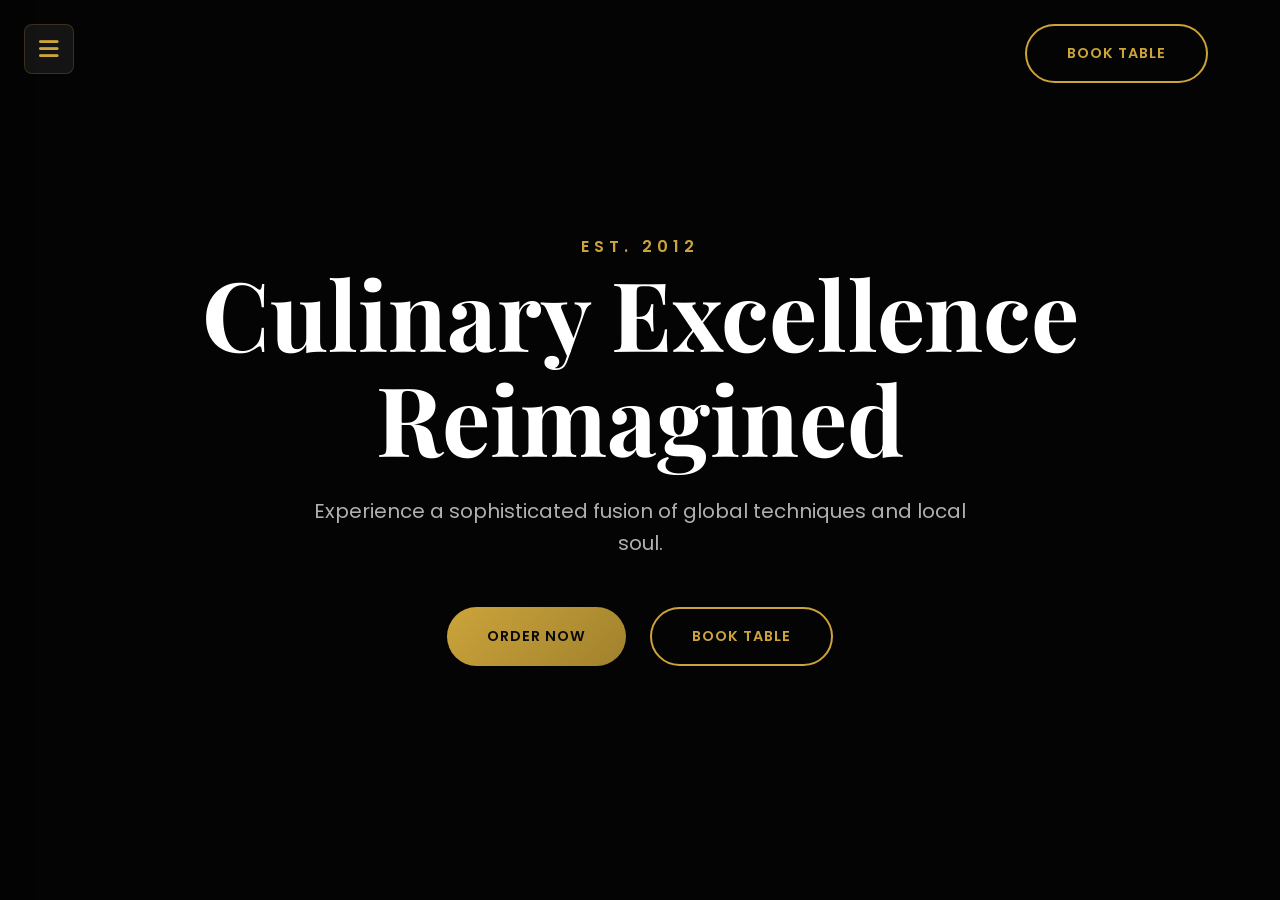
<file: index.html>
<!-- MULTIPAGE_VERSION_FINAL -->
<!DOCTYPE html>
<html lang="en">
<head>
    <meta charset="UTF-8">
    <meta name="viewport" content="width=device-width, initial-scale=1.0">
    <title>Urban Bites | Premium Gourmet Dining NY</title>
    <link rel="stylesheet" href="css/main.css">
    <link rel="stylesheet" href="css/sidebar.css">
    <link rel="stylesheet" href="https://cdnjs.cloudflare.com/ajax/libs/font-awesome/6.4.0/css/all.min.css">
</head>
<body>
    <button class="sidebar-toggle" aria-label="Toggle Menu">
        <i class="fas fa-bars"></i>
    </button>
    <div class="sidebar-overlay"></div>
    <nav class="sidebar">
        <div class="sidebar-logo">
            <span class="logo">URBAN BITES</span>
        </div>
        <ul class="sidebar-menu">
            <li class="sidebar-item"><a href="index.html" class="sidebar-link active"><i class="fas fa-home"></i> Home</a></li>
            <li class="sidebar-item"><a href="pages/menu.html" class="sidebar-link"><i class="fas fa-utensils"></i> Menu</a></li>
            <li class="sidebar-item"><a href="pages/services.html" class="sidebar-link"><i class="fas fa-concierge-bell"></i> Services</a></li>
            <li class="sidebar-item"><a href="pages/contact.html" class="sidebar-link"><i class="fas fa-paper-plane"></i> Contact</a></li>
            <li class="sidebar-item"><a href="pages/timings.html" class="sidebar-link"><i class="fas fa-clock"></i> Timings</a></li>
        </ul>
    </nav>

    <header class="header">
        <div class="container nav" style="justify-content: flex-end;">
            <a href="pages/contact.html" class="btn btn-outline">Book Table</a>
        </div>
    </header>

    <main>
        <section id="home" class="hero">
            <div class="container">
                <div class="hero-content reveal">
                    <span class="text-gold" style="letter-spacing: 5px; font-weight: 600; text-transform: uppercase;">Est. 2012</span>
                    <h1>Culinary Excellence <br> Reimagined</h1>
                    <p>Experience a sophisticated fusion of global techniques and local soul.</p>
                    <div class="hero-btns">
                        <a href="pages/menu.html" class="btn btn-primary">Order Now</a>
                        <a href="pages/contact.html" class="btn btn-outline">Book Table</a>
                    </div>
                </div>
            </div>
        </section>
    </main>

    <script src="js/main.js"></script>
    <script src="js/sidebar.js"></script>
</body>
</html>
</file>
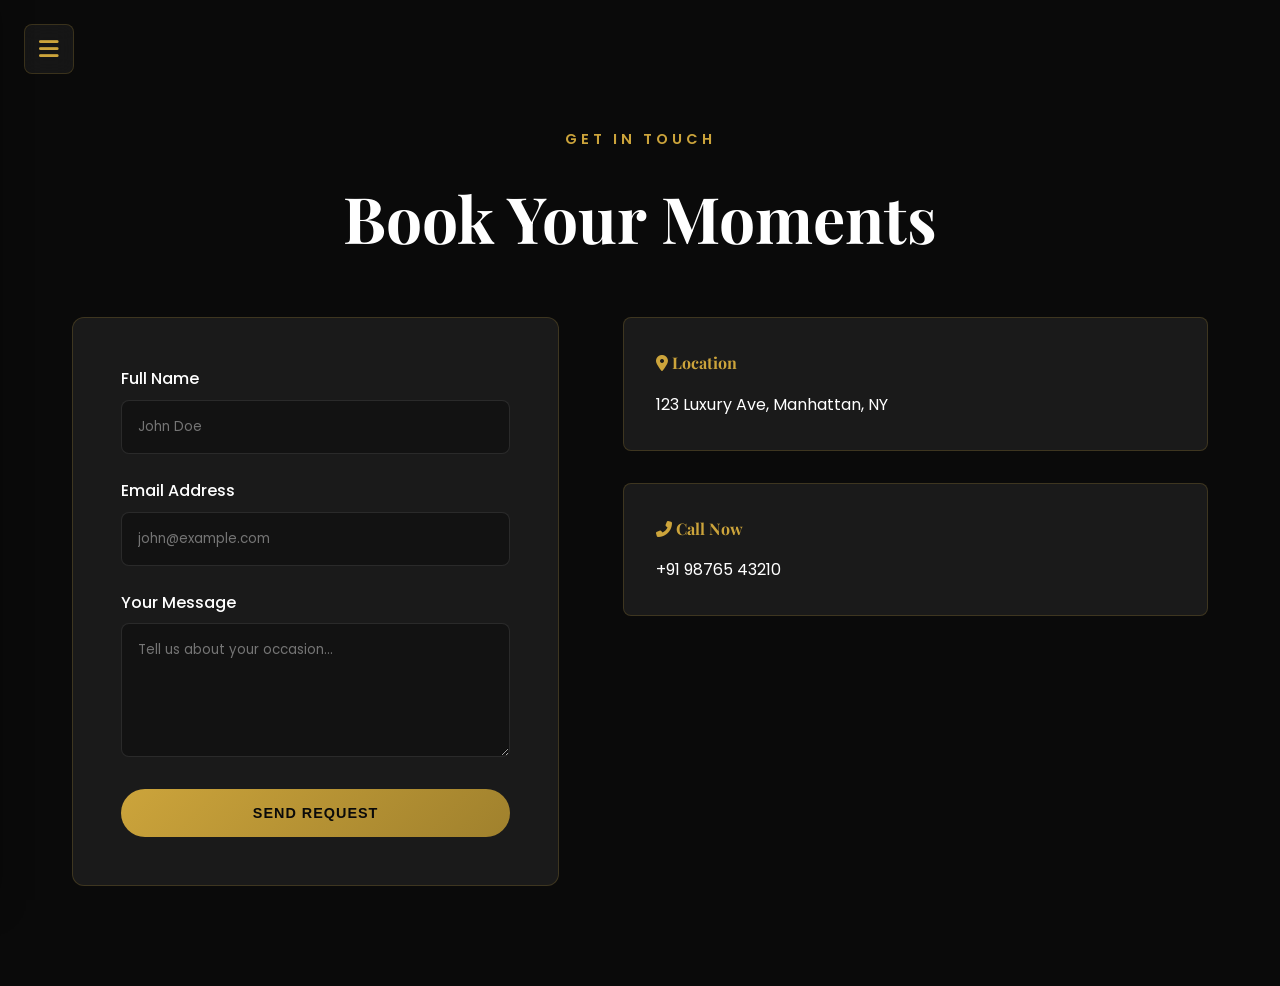
<file: pages/contact.html>
<!DOCTYPE html>
<html lang="en">
<head>
    <meta charset="UTF-8">
    <meta name="viewport" content="width=device-width, initial-scale=1.0">
    <title>Contact | Urban Bites</title>
    <link rel="stylesheet" href="../css/main.css">
    <link rel="stylesheet" href="../css/sidebar.css">
    <link rel="stylesheet" href="https://cdnjs.cloudflare.com/ajax/libs/font-awesome/6.4.0/css/all.min.css">
</head>
<body>
    <button class="sidebar-toggle" aria-label="Toggle Menu">
        <i class="fas fa-bars"></i>
    </button>
    <div class="sidebar-overlay"></div>
    <nav class="sidebar">
        <div class="sidebar-logo">
            <span class="logo">URBAN BITES</span>
        </div>
        <ul class="sidebar-menu">
            <li class="sidebar-item"><a href="../index.html" class="sidebar-link"><i class="fas fa-home"></i> Home</a></li>
            <li class="sidebar-item"><a href="menu.html" class="sidebar-link"><i class="fas fa-utensils"></i> Menu</a></li>
            <li class="sidebar-item"><a href="services.html" class="sidebar-link"><i class="fas fa-concierge-bell"></i> Services</a></li>
            <li class="sidebar-item"><a href="contact.html" class="sidebar-link active"><i class="fas fa-paper-plane"></i> Contact</a></li>
            <li class="sidebar-item"><a href="timings.html" class="sidebar-link"><i class="fas fa-clock"></i> Timings</a></li>
        </ul>
    </nav>

    <main class="section" style="padding-top: 8rem;">
        <div class="container">
            <div class="section-header">
                <span>Get in Touch</span>
                <h2>Book Your Moments</h2>
            </div>
            <div class="contact-container">
                <div class="contact-form">
                    <form id="reservation-form">
                        <div class="form-group">
                            <label>Full Name</label>
                            <input type="text" placeholder="John Doe" required>
                        </div>
                        <div class="form-group">
                            <label>Email Address</label>
                            <input type="email" placeholder="john@example.com" required>
                        </div>
                        <div class="form-group">
                            <label>Your Message</label>
                            <textarea rows="5" placeholder="Tell us about your occasion..."></textarea>
                        </div>
                        <button type="submit" class="btn btn-primary" style="width: 100%;">Send Request</button>
                    </form>
                </div>
                <div class="contact-info-list" style="display: flex; flex-direction: column; gap: 2rem;">
                    <div class="info-item-box" style="background: var(--bg-card); padding: 2rem; border-radius: 8px; border: var(--border-gold);">
                        <h4 style="color: var(--primary); margin-bottom: 1rem;"><i class="fas fa-map-marker-alt"></i> Location</h4>
                        <p>123 Luxury Ave, Manhattan, NY</p>
                    </div>
                    <div class="info-item-box" style="background: var(--bg-card); padding: 2rem; border-radius: 8px; border: var(--border-gold);">
                        <h4 style="color: var(--primary); margin-bottom: 1rem;"><i class="fas fa-phone-alt"></i> Call Now</h4>
                        <p><a href="tel:+919876543210" style="color: white;">+91 98765 43210</a></p>
                    </div>
                </div>
            </div>
        </div>
    </main>

    <script src="../js/main.js"></script>
    <script src="../js/sidebar.js"></script>
</body>
</html>
</file>
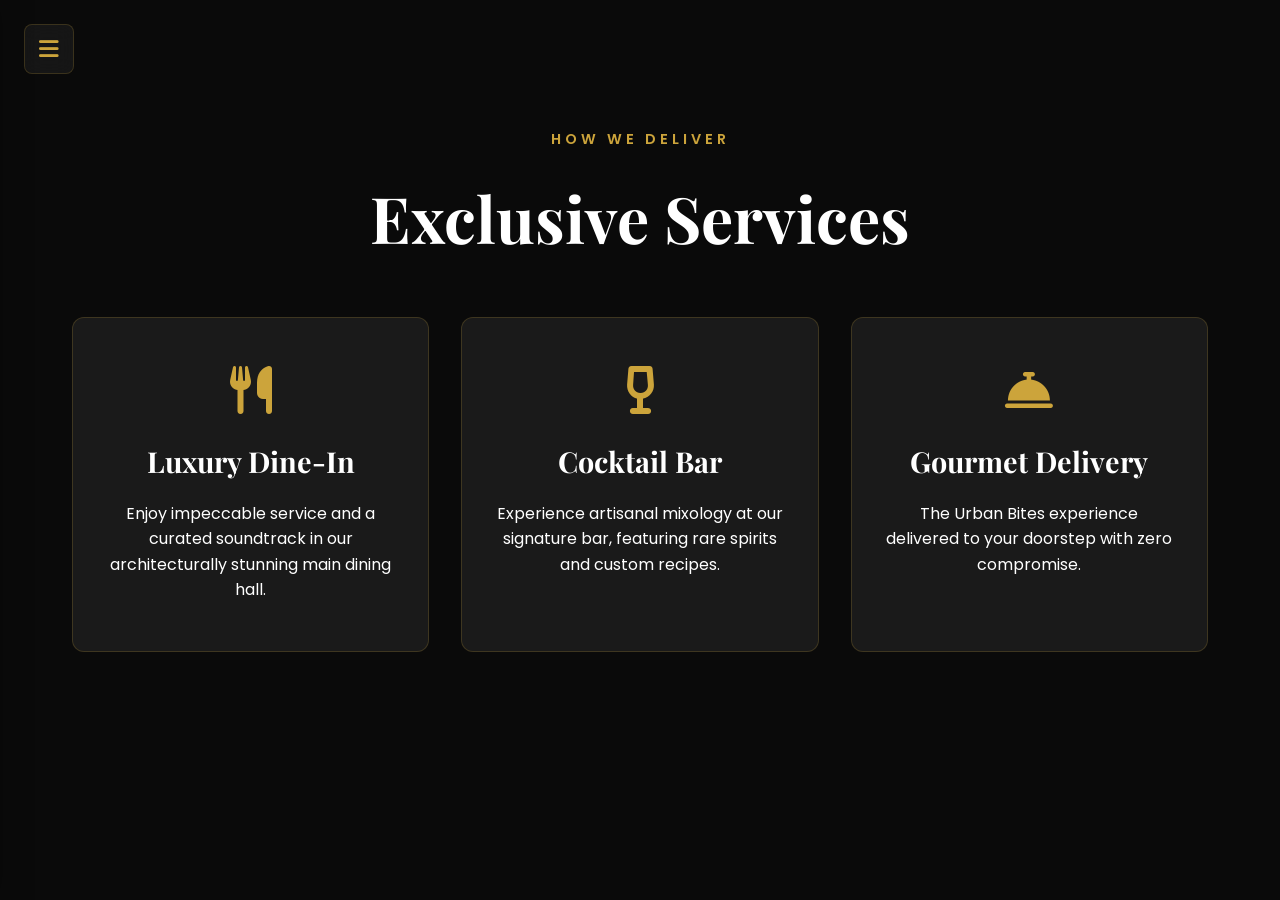
<file: pages/services.html>
<!DOCTYPE html>
<html lang="en">
<head>
    <meta charset="UTF-8">
    <meta name="viewport" content="width=device-width, initial-scale=1.0">
    <title>Services | Urban Bites</title>
    <link rel="stylesheet" href="../css/main.css">
    <link rel="stylesheet" href="../css/sidebar.css">
    <link rel="stylesheet" href="https://cdnjs.cloudflare.com/ajax/libs/font-awesome/6.4.0/css/all.min.css">
</head>
<body>
    <button class="sidebar-toggle" aria-label="Toggle Menu">
        <i class="fas fa-bars"></i>
    </button>
    <div class="sidebar-overlay"></div>
    <nav class="sidebar">
        <div class="sidebar-logo">
            <span class="logo">URBAN BITES</span>
        </div>
        <ul class="sidebar-menu">
            <li class="sidebar-item"><a href="../index.html" class="sidebar-link"><i class="fas fa-home"></i> Home</a></li>
            <li class="sidebar-item"><a href="menu.html" class="sidebar-link"><i class="fas fa-utensils"></i> Menu</a></li>
            <li class="sidebar-item"><a href="services.html" class="sidebar-link active"><i class="fas fa-concierge-bell"></i> Services</a></li>
            <li class="sidebar-item"><a href="contact.html" class="sidebar-link"><i class="fas fa-paper-plane"></i> Contact</a></li>
            <li class="sidebar-item"><a href="timings.html" class="sidebar-link"><i class="fas fa-clock"></i> Timings</a></li>
        </ul>
    </nav>

    <main class="section" style="padding-top: 8rem; min-height: 100vh;">
        <div class="container">
            <div class="section-header">
                <span>How We Deliver</span>
                <h2>Exclusive Services</h2>
            </div>
            <div class="services-grid">
                <div class="service-card reveal">
                    <i class="fas fa-utensils"></i>
                    <h3>Luxury Dine-In</h3>
                    <p>Enjoy impeccable service and a curated soundtrack in our architecturally stunning main dining hall.</p>
                </div>
                <div class="service-card reveal">
                    <i class="fas fa-wine-glass-alt"></i>
                    <h3>Cocktail Bar</h3>
                    <p>Experience artisanal mixology at our signature bar, featuring rare spirits and custom recipes.</p>
                </div>
                <div class="service-card reveal">
                    <i class="fas fa-concierge-bell"></i>
                    <h3>Gourmet Delivery</h3>
                    <p>The Urban Bites experience delivered to your doorstep with zero compromise.</p>
                </div>
            </div>
        </div>
    </main>

    <script src="../js/main.js"></script>
    <script src="../js/sidebar.js"></script>
</body>
</html>
</file>
<file: css/main.css>
@import url('https://fonts.googleapis.com/css2?family=Playfair+Display:ital,wght@0,400..900;1,400..900&family=Poppins:wght@300;400;500;600;700&display=swap');

:root {
    /* Color Palette */
    --primary: #cca43b; /* Luxury Gold */
    --primary-light: #eadd9b;
    --primary-dark: #a0812d;
    --accent: #ff4d4d; /* Subtle Red */
    
    --bg-black: #0a0a0a;
    --bg-dark: #121212;
    --bg-card: #1a1a1a;
    --bg-glass: rgba(26, 26, 26, 0.8);
    
    --text-white: #ffffff;
    --text-gray: #b0b0b0;
    --text-muted: #7a7a7a;
    
    /* Spacing & Borders */
    --container-max: 1200px;
    --section-space: 100px;
    --border-radius: 12px;
    --border-gold: 1px solid rgba(204, 164, 59, 0.2);
    
    /* Shadows & Effects */
    --shadow-soft: 0 10px 30px rgba(0, 0, 0, 0.5);
    --shadow-gold: 0 5px 20px rgba(204, 164, 59, 0.15);
    --transition-smooth: all 0.4s cubic-bezier(0.16, 1, 0.3, 1);
}

/* Preloader */
.preloader {
    position: fixed;
    top: 0;
    left: 0;
    width: 100%;
    height: 100%;
    background-color: var(--bg-black);
    display: flex;
    justify-content: center;
    align-items: center;
    z-index: 9999;
    transition: opacity 0.8s ease;
}

.preloader.fade-out {
    opacity: 0;
    pointer-events: none;
}

.preloader-content {
    text-align: center;
}

.preloader-logo {
    font-family: 'Playfair Display', serif;
    font-size: 2.5rem;
    color: var(--primary);
    font-weight: 900;
    letter-spacing: 5px;
    margin-bottom: 1.5rem;
    animation: pulse 2s infinite;
}

.preloader-bar {
    width: 100px;
    height: 2px;
    background: rgba(204, 164, 59, 0.2);
    margin: 0 auto;
    position: relative;
    overflow: hidden;
}

.preloader-bar::after {
    content: '';
    position: absolute;
    left: -100%;
    width: 100%;
    height: 100%;
    background-color: var(--primary);
    animation: loading 1.5s infinite linear;
}

@keyframes loading {
    to { left: 100%; }
}

@keyframes pulse {
    0%, 100% { transform: scale(1); opacity: 0.8; }
    50% { transform: scale(1.05); opacity: 1; }
}

/* Base Reset */
*, *::before, *::after {
    box-sizing: border-box;
    margin: 0;
    padding: 0;
}

html {
    scroll-behavior: smooth;
}

body {
    font-family: 'Poppins', sans-serif;
    background-color: var(--bg-black);
    color: var(--text-white);
    line-height: 1.6;
    overflow-x: hidden;
}

h1, h2, h3, h4, .logo {
    font-family: 'Playfair Display', serif;
}

a {
    text-decoration: none;
    color: inherit;
    transition: var(--transition-smooth);
}

ul {
    list-style: none;
}

img {
    max-width: 100%;
    display: block;
}

/* Utility Classes */
.container {
    max-width: var(--container-max);
    margin: 0 auto;
    padding: 0 2rem;
}

.section {
    padding: var(--section-space) 0;
}

.text-gold { color: var(--primary); }
.text-center { text-align: center; }

/* Buttons */
.btn {
    display: inline-flex;
    align-items: center;
    justify-content: center;
    padding: 1rem 2.5rem;
    font-weight: 600;
    letter-spacing: 1px;
    text-transform: uppercase;
    font-size: 0.9rem;
    border-radius: 50px;
    border: none;
    cursor: pointer;
    transition: var(--transition-smooth);
    gap: 0.8rem;
}

.btn-primary {
    background: linear-gradient(135deg, var(--primary), var(--primary-dark));
    color: var(--bg-black);
}

.btn-primary:hover {
    transform: translateY(-3px);
    box-shadow: var(--shadow-gold);
    filter: brightness(1.1);
}

.btn-outline {
    background: transparent;
    border: 2px solid var(--primary);
    color: var(--primary);
}

.btn-outline:hover {
    background: var(--primary);
    color: var(--bg-black);
    transform: translateY(-3px);
}

/* Floating Elements */
.float-whatsapp {
    position: fixed;
    bottom: 2rem;
    left: 2rem;
    width: 60px;
    height: 60px;
    background-color: #25D366;
    color: white;
    border-radius: 50%;
    display: flex;
    align-items: center;
    justify-content: center;
    font-size: 1.8rem;
    box-shadow: 0 5px 15px rgba(0,0,0,0.3);
    z-index: 1000;
    transition: var(--transition-smooth);
}

.float-whatsapp:hover {
    transform: scale(1.1) rotate(10deg);
}

.back-to-top {
    position: fixed;
    bottom: 2rem;
    right: 2rem;
    width: 50px;
    height: 50px;
    background-color: var(--primary);
    color: var(--bg-black);
    border-radius: 50%;
    display: flex;
    align-items: center;
    justify-content: center;
    z-index: 1000;
    opacity: 0;
    visibility: hidden;
    transition: var(--transition-smooth);
}

.back-to-top.active {
    opacity: 1;
    visibility: visible;
}

/* Header & Nav */
.header {
    position: fixed;
    top: 0;
    width: 100%;
    z-index: 1000;
    padding: 1.5rem 0;
    transition: var(--transition-smooth);
}

.header.sticky {
    background: var(--bg-glass);
    backdrop-filter: blur(15px);
    padding: 0.8rem 0;
    border-bottom: var(--border-gold);
}

.nav {
    display: flex;
    justify-content: space-between;
    align-items: center;
}

.logo {
    font-size: 2.2rem;
    font-weight: 900;
    letter-spacing: 2px;
    color: var(--primary);
}

.nav-links {
    display: flex;
    gap: 2.5rem;
}

.nav-link {
    font-size: 0.85rem;
    font-weight: 500;
    text-transform: uppercase;
    letter-spacing: 2px;
    opacity: 0.8;
}

.nav-link.active {
    color: var(--primary);
    opacity: 1;
}

.nav-link:hover {
    color: var(--primary);
    opacity: 1;
}

/* Hero Section */
.hero {
    height: 100vh;
    background: linear-gradient(rgba(0,0,0,0.6), rgba(0,0,0,0.6)), url('https://images.unsplash.com/photo-1514362545857-3bc16c4c7d1b?ixlib=rb-1.2.1&auto=format&fit=crop&w=1920&q=80') center/cover no-repeat;
    display: flex;
    align-items: center;
    justify-content: center;
    text-align: center;
}

.hero-content h1 {
    font-size: clamp(3rem, 10vw, 6rem);
    line-height: 1.1;
    margin-bottom: 1.5rem;
}

.hero-content p {
    font-size: 1.25rem;
    color: var(--text-gray);
    max-width: 700px;
    margin: 0 auto 3rem;
}

.hero-btns {
    display: flex;
    gap: 1.5rem;
    justify-content: center;
}

/* Section Titles */
.section-header {
    text-align: center;
    margin-bottom: 3rem;
}

.section-header span {
    color: var(--primary);
    text-transform: uppercase;
    letter-spacing: 4px;
    font-weight: 600;
    font-size: 0.9rem;
    display: block;
    margin-bottom: 1rem;
}

.section-header h2 {
    font-size: clamp(2.5rem, 5vw, 4rem);
}

/* Menu Grid */
.menu-grid {
    display: grid;
    grid-template-columns: repeat(auto-fit, minmax(280px, 1fr));
    gap: 1.5rem;
}

.menu-card {
    background: var(--bg-card);
    border-radius: var(--border-radius);
    overflow: hidden;
    border: var(--border-gold);
    transition: var(--transition-smooth);
}

.menu-card:hover {
    transform: translateY(-10px);
    box-shadow: var(--shadow-soft);
    border-color: var(--primary);
}

.menu-thumb {
    height: 180px;
    overflow: hidden;
}

.menu-thumb img {
    width: 100%;
    height: 100%;
    object-fit: cover;
    transition: var(--transition-smooth);
}

.menu-card:hover .menu-thumb img {
    transform: scale(1.1);
}

.menu-info {
    padding: 1.2rem;
}

.menu-title-row {
    display: flex;
    justify-content: space-between;
    align-items: center;
    margin-bottom: 1rem;
}

.menu-title-row h3 {
    font-size: 1.1rem;
}

.menu-price {
    color: var(--primary);
    font-weight: 700;
    font-size: 1.1rem;
}

.menu-desc {
    color: var(--text-gray);
    font-size: 0.9rem;
}

/* Service Cards */
.services-grid {
    display: grid;
    grid-template-columns: repeat(auto-fit, minmax(300px, 1fr));
    gap: 2rem;
}

.service-card {
    background: var(--bg-card);
    padding: 3rem 2rem;
    text-align: center;
    border-radius: var(--border-radius);
    border: var(--border-gold);
    transition: var(--transition-smooth);
}

.service-card:hover {
    border-color: var(--primary);
    transform: translateY(-10px);
    box-shadow: var(--shadow-gold);
}

.service-card i {
    font-size: 3rem;
    color: var(--primary);
    margin-bottom: 1.5rem;
}

.service-card h3 {
    font-size: 1.80rem;
    margin-bottom: 1rem;
}

/* Gallery */
.gallery-grid {
    display: grid;
    grid-template-columns: repeat(auto-fit, minmax(280px, 1fr));
    gap: 1rem;
}

.gallery-item {
    height: 350px;
    overflow: hidden;
    position: relative;
    border-radius: 8px;
}

.gallery-item img {
    width: 100%;
    height: 100%;
    object-fit: cover;
    transition: var(--transition-smooth);
}

.gallery-item:hover img {
    transform: scale(1.15);
}

/* Testimonials */
.testimonials-grid {
    display: grid;
    grid-template-columns: repeat(auto-fit, minmax(280px, 1fr));
    gap: 1.5rem;
}

.testimonial-card {
    background: var(--bg-card);
    padding: 1.5rem;
    border-radius: 12px;
    border: var(--border-gold);
    transition: var(--transition-smooth);
}

.testimonial-card:hover {
    transform: translateY(-5px);
    border-color: var(--primary);
}

/* Contact Form */
.contact-container {
    display: grid;
    grid-template-columns: 1fr 1.2fr;
    gap: 4rem;
}

.contact-form {
    background: var(--bg-card);
    padding: 3rem;
    border-radius: var(--border-radius);
    border: var(--border-gold);
}

.form-group {
    margin-bottom: 1.5rem;
}

.form-group label {
    display: block;
    margin-bottom: 0.5rem;
    font-weight: 500;
}

.form-group input, .form-group textarea {
    width: 100%;
    padding: 1rem;
    background: var(--bg-dark);
    border: 1px solid rgba(255,255,255,0.1);
    border-radius: 8px;
    color: white;
    font-family: inherit;
    transition: var(--transition-smooth);
}

.form-group input:focus, .form-group textarea:focus {
    outline: none;
    border-color: var(--primary);
    box-shadow: 0 0 10px rgba(204, 164, 59, 0.2);
}

/* Footer */
.footer {
    background: var(--bg-black);
    padding: 5rem 0 2rem;
    border-top: var(--border-gold);
}

.footer-grid {
    display: grid;
    grid-template-columns: 2fr 1fr 1fr;
    gap: 4rem;
    margin-bottom: 3rem;
}

.footer-logo {
    font-size: 2rem;
    margin-bottom: 1.5rem;
    display: block;
}

.footer-desc {
    color: var(--text-gray);
    margin-bottom: 2rem;
}

.social-links {
    display: flex;
    gap: 1.5rem;
}

.social-links a {
    width: 45px;
    height: 45px;
    background: var(--bg-card);
    border-radius: 50%;
    display: flex;
    align-items: center;
    justify-content: center;
    font-size: 1.2rem;
    border: var(--border-gold);
}

.social-links a:hover {
    background: var(--primary);
    color: var(--bg-black);
}

.footer h4 {
    font-size: 1.3rem;
    margin-bottom: 1.5rem;
    color: var(--primary);
}

.footer-links li {
    margin-bottom: 0.8rem;
}

.footer-links a:hover {
    color: var(--primary);
    padding-left: 5px;
}

/* Reveal Animation */
.reveal {
    opacity: 0;
    transform: translateY(30px);
    transition: all 0.8s ease-out;
}

.reveal.active {
    opacity: 1;
    transform: translateY(0);
}

/* Responsive */
/* Responsive & Premium Mobile Optimization */
@media (max-width: 991px) {
    .contact-container {
        grid-template-columns: 1fr;
        gap: 2rem;
    }
    
    .footer-grid {
        grid-template-columns: 1fr 1fr;
    }
    
    .nav-links {
        display: none;
    }
    
    /* Premium Mobile Refinements */
    .hero-content h1 {
        font-size: 3.5rem;
        margin-bottom: 2rem;
    }
    
    .hero-btns {
        flex-direction: column;
        width: 100%;
        padding: 0 1.5rem;
    }
    
    .btn {
        width: 100% !important;
        min-height: 55px;
        display: flex;
        justify-content: center;
        align-items: center;
        margin-bottom: 1rem;
    }
    
    .section-header h2 {
        font-size: 2.8rem;
    }
    
    .menu-grid {
        gap: 2rem;
        padding: 0 1rem;
    }
    
    .menu-card {
        max-width: 100% !important;
    }

    .menu-thumb {
        height: 220px; /* Larger images on mobile as requested */
    }

    .section {
        padding: 6rem 0; /* More spacing between sections */
    }
}

@media (max-width: 576px) {
    :root {
        --container-padding: 1.5rem;
    }

    .footer-grid {
        grid-template-columns: 1fr;
    }
    
    .hero-content {
        padding: 0 1.5rem;
    }

    .hero-content h1 {
        font-size: 3rem;
    }

    .logo {
        font-size: 1.8rem;
    }

    /* Mobile Bottom Action Bar Styles */
    .mobile-action-bar {
        position: fixed;
        bottom: 0;
        left: 0;
        width: 100%;
        background: rgba(10, 10, 10, 0.95);
        backdrop-filter: blur(10px);
        display: flex;
        padding: 1rem;
        gap: 1rem;
        z-index: 2000;
        border-top: 1px solid rgba(204, 164, 59, 0.3);
        box-shadow: 0 -5px 20px rgba(0,0,0,0.5);
        transform: translateY(100%);
        transition: transform 0.4s cubic-bezier(0.4, 0, 0.2, 1);
    }

    .mobile-action-bar.visible {
        transform: translateY(0);
    }

    .action-btn {
        flex: 1;
        height: 50px;
        border-radius: 8px;
        display: flex;
        align-items: center;
        justify-content: center;
        gap: 0.8rem;
        font-weight: 700;
        font-size: 0.9rem;
        text-transform: uppercase;
        letter-spacing: 1px;
        text-decoration: none;
    }

    .action-btn.call {
        background: var(--primary);
        color: var(--bg-black);
    }

    .action-btn.whatsapp {
        background: #25D366;
        color: white;
    }

    /* Adjust main padding for bottom bar */
    body {
        padding-bottom: 80px;
    }

    /* Hide individual float buttons on very small screens to avoid clutter with bottom bar */
    .float-whatsapp, .back-to-top {
        display: none;
    }
}
</file>
<file: css/sidebar.css>
/* sidebar-navigation system */

.sidebar-toggle {
    position: fixed;
    top: 1.5rem;
    left: 1.5rem;
    z-index: 2100;
    width: 50px;
    height: 50px;
    background: var(--bg-glass);
    border: var(--border-gold);
    color: var(--primary);
    border-radius: 8px;
    cursor: pointer;
    display: flex;
    align-items: center;
    justify-content: center;
    font-size: 1.4rem;
    backdrop-filter: blur(10px);
    transition: var(--transition-smooth);
}

.sidebar-toggle:hover {
    background: var(--primary);
    color: var(--bg-black);
}

.sidebar {
    position: fixed;
    top: 0;
    left: -320px;
    width: 300px;
    height: 100vh;
    background: var(--bg-card);
    z-index: 2200;
    box-shadow: 10px 0 30px rgba(0,0,0,0.5);
    transition: all 0.5s cubic-bezier(0.4, 0, 0.2, 1);
    display: flex;
    flex-direction: column;
    padding: 6rem 2rem 2rem;
    border-right: 1px solid rgba(204, 164, 59, 0.2);
}

.sidebar.active {
    left: 0;
}

.sidebar-overlay {
    position: fixed;
    top: 0;
    left: 0;
    width: 100vw;
    height: 100vh;
    background: rgba(0,0,0,0.7);
    z-index: 2150;
    opacity: 0;
    visibility: hidden;
    transition: var(--transition-smooth);
    backdrop-filter: blur(5px);
}

.sidebar-overlay.active {
    opacity: 1;
    visibility: visible;
}

.sidebar-menu {
    list-style: none;
    margin-top: 2rem;
}

.sidebar-item {
    margin-bottom: 0.5rem;
}

.sidebar-link {
    display: flex;
    align-items: center;
    gap: 1.2rem;
    padding: 1.2rem 1.5rem;
    color: var(--text-gray);
    font-weight: 600;
    text-transform: uppercase;
    letter-spacing: 2px;
    font-size: 0.9rem;
    border-radius: 8px;
    transition: var(--transition-smooth);
}

.sidebar-link i {
    width: 20px;
    color: var(--primary);
}

.sidebar-link:hover, .sidebar-link.active {
    background: rgba(204, 164, 59, 0.1);
    color: var(--primary);
    padding-left: 2rem;
}

.sidebar-logo {
    text-align: center;
    margin-bottom: 3rem;
}

.sidebar-logo .logo {
    font-size: 1.8rem;
}

/* Hide desktop navbar in multipage mode as we use sidebar icon */
.header .nav-links {
    display: none !important;
}

@media (max-width: 576px) {
    .sidebar {
        width: 100%;
        left: -100%;
    }
}
</file>
